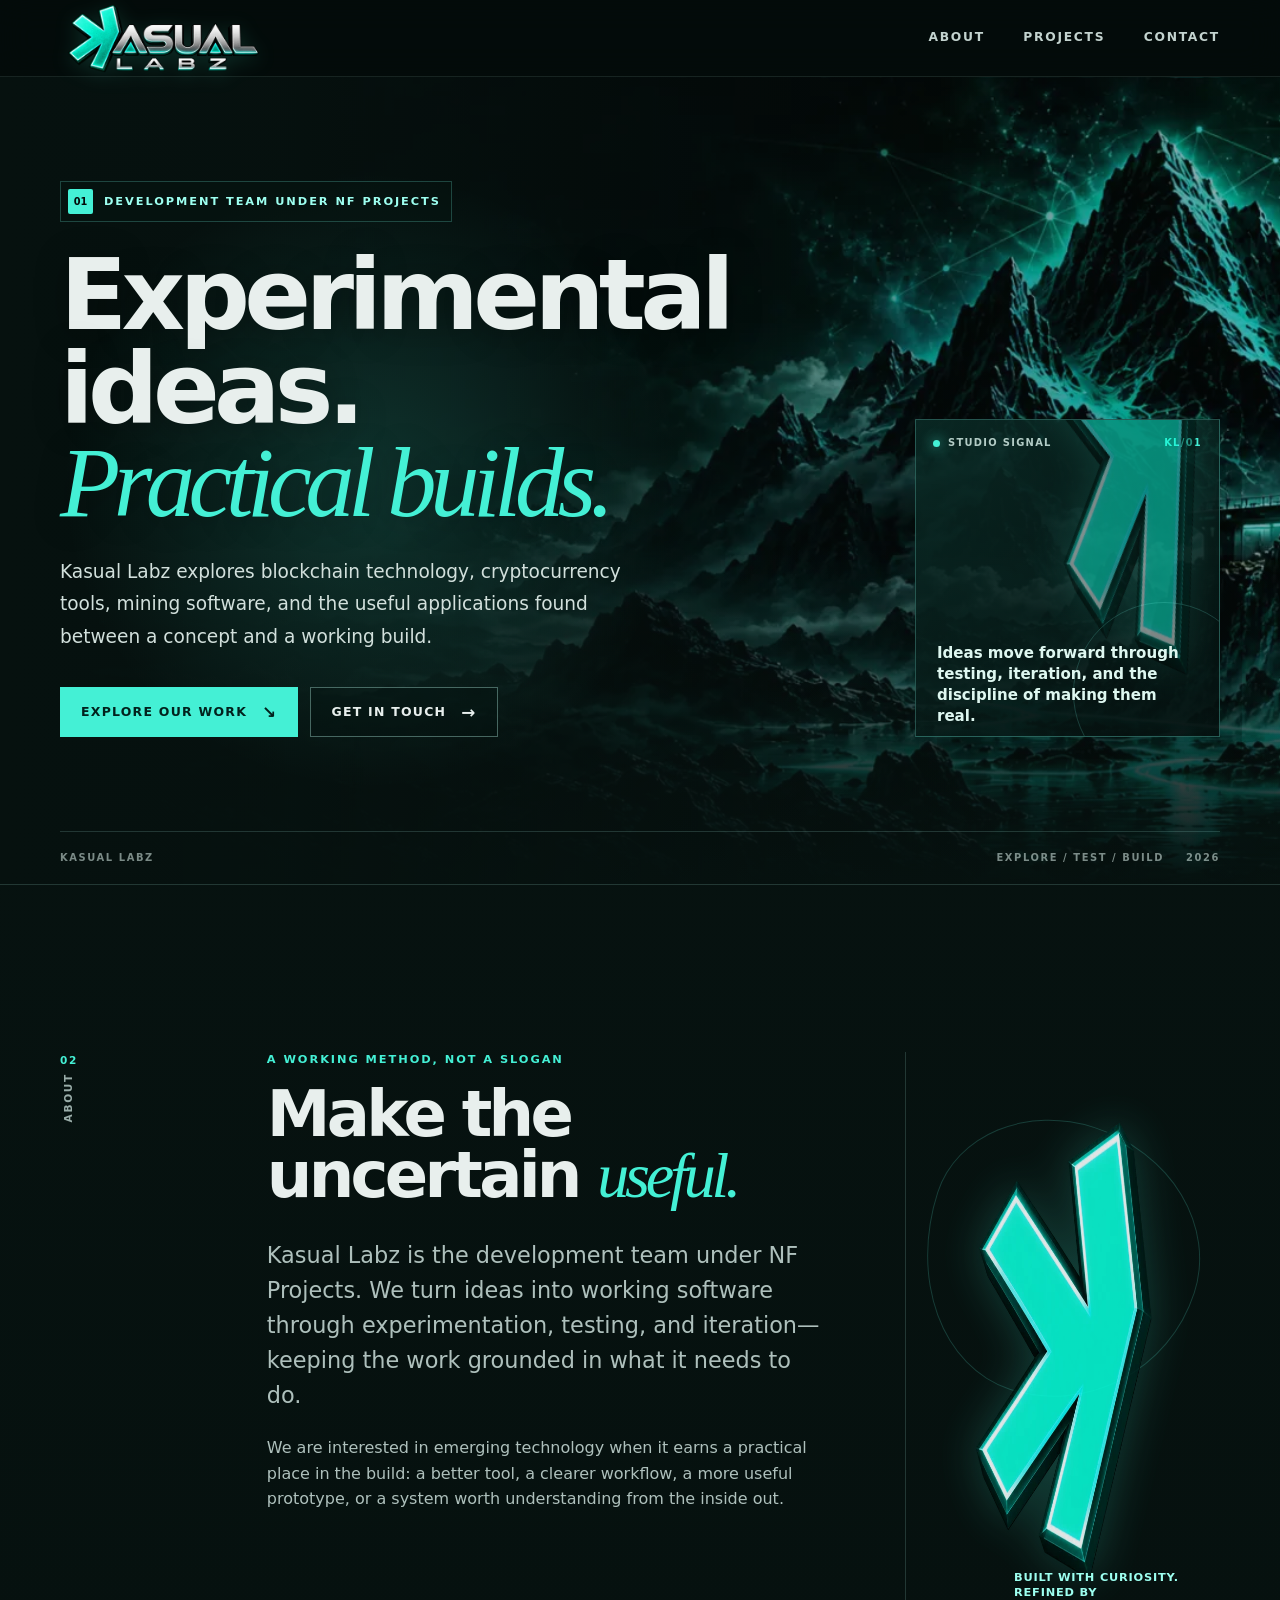
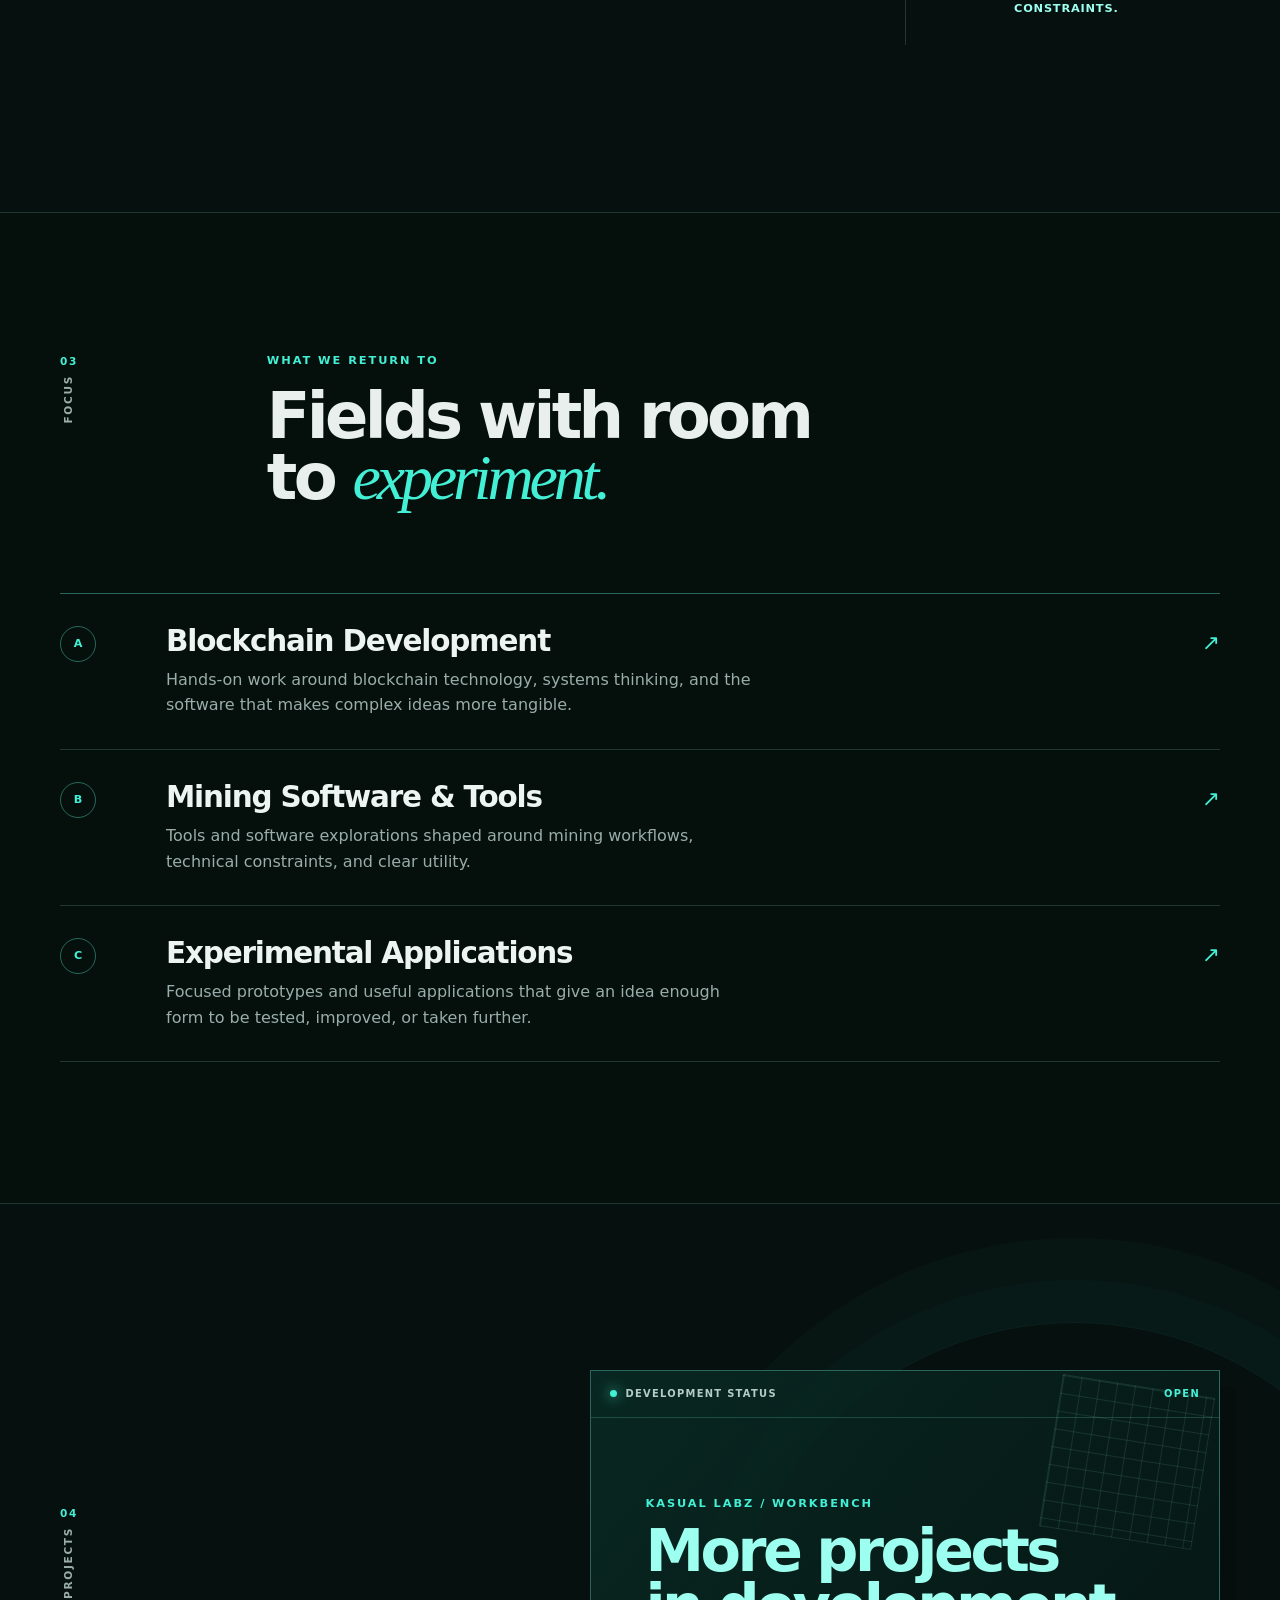
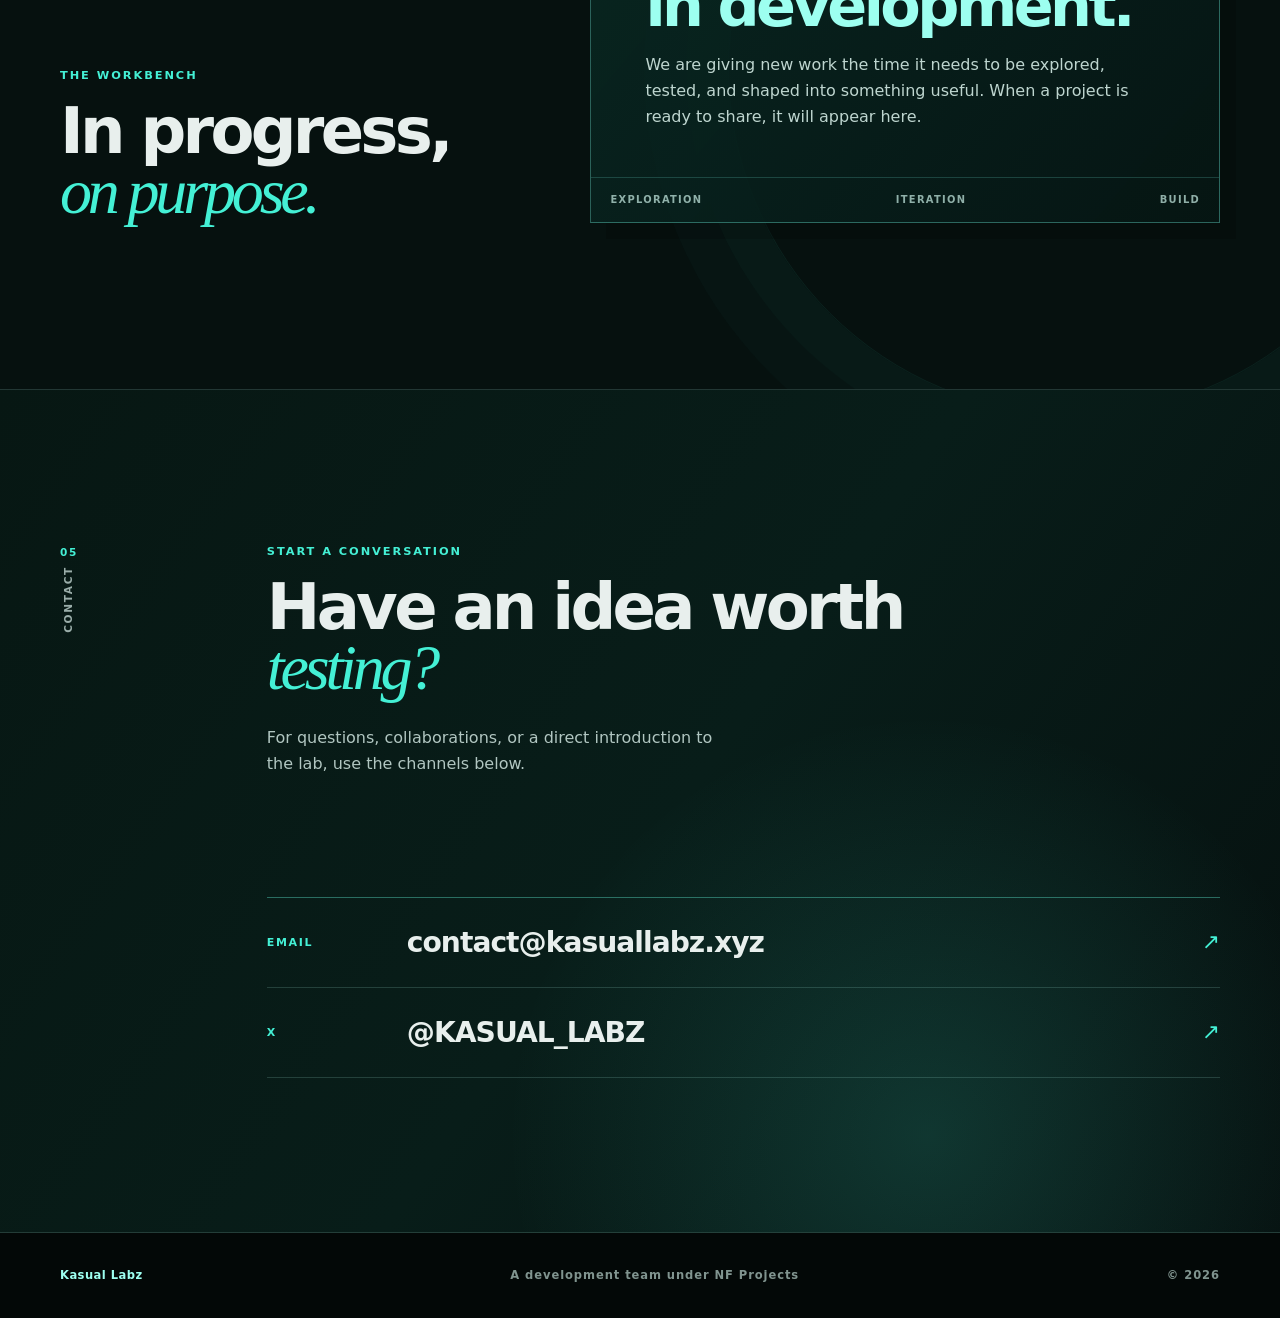
<file: site/index.html>
<!doctype html>
<html lang="en">
  <head>
    <meta charset="utf-8">
    <meta name="viewport" content="width=device-width, initial-scale=1">
    <meta name="theme-color" content="#061311">
    <meta name="color-scheme" content="dark">
    <title>Kasual Labz | Experimental Ideas, Practical Builds</title>
    <meta name="description" content="Kasual Labz is the NF Projects development team exploring blockchain technology, mining tools, experimental applications, and useful software.">
    <meta name="keywords" content="Kasual Labz, blockchain development, mining software, experimental technology, NF Projects">
    <link rel="canonical" href="https://kasuallabz.xyz/">
    <link rel="icon" href="favicon.png" type="image/png">
    <meta property="og:type" content="website">
    <meta property="og:title" content="Kasual Labz | Experimental Ideas, Practical Builds">
    <meta property="og:description" content="An NF Projects development team exploring blockchain technology, mining tools, experimental applications, and useful software.">
    <meta property="og:url" content="https://kasuallabz.xyz/">
    <meta property="og:site_name" content="Kasual Labz">
    <meta property="og:image" content="https://kasuallabz.xyz/assets/kasual-k-mark.png">
    <meta property="og:image:alt" content="Kasual Labz teal K emblem">
    <meta name="twitter:card" content="summary_large_image">
    <meta name="twitter:title" content="Kasual Labz | Experimental Ideas, Practical Builds">
    <meta name="twitter:description" content="Experimental ideas, practical builds from the NF Projects development team.">
    <meta name="twitter:image" content="https://kasuallabz.xyz/assets/kasual-k-mark.png">
    <meta name="twitter:image:alt" content="Kasual Labz teal K emblem">
    <link rel="stylesheet" href="styles.css">
    <script src="script.js" defer></script>
  </head>
  <body>
    <a class="skip-link" href="#main-content">Skip to content</a>
    <div class="page-grid" aria-hidden="true"></div>
    <div class="network-field" aria-hidden="true">
      <span class="network-line line-a"></span><span class="network-line line-b"></span><span class="network-line line-c"></span>
      <span class="network-node node-a"></span><span class="network-node node-b"></span><span class="network-node node-c"></span><span class="network-node node-d"></span>
    </div>

    <header class="site-header" id="top">
      <div class="header-shell">
        <a class="brand" href="#top" aria-label="Kasual Labz home">
          <img src="assets/kasual-labz-wordmark.webp" width="2048" height="682" alt="Kasual Labz">
        </a>
        <button class="nav-toggle" type="button" aria-expanded="false" aria-controls="primary-navigation">
          <span class="sr-only">Toggle navigation</span>
          <span aria-hidden="true"></span><span aria-hidden="true"></span>
        </button>
        <nav class="primary-nav" id="primary-navigation" aria-label="Primary navigation">
          <a href="#about">About</a>
          <a href="#projects">Projects</a>
          <a href="#contact">Contact</a>
        </nav>
      </div>
    </header>

    <main id="main-content">
      <section class="hero section-frame" aria-labelledby="hero-title">
        <div class="hero-art" aria-hidden="true"></div>
        <div class="hero-shell">
          <div class="hero-copy">
            <p class="eyebrow"><span class="eyebrow-mark">01</span> Development team under NF Projects</p>
            <h1 id="hero-title">Experimental ideas.<br><em>Practical builds.</em></h1>
            <p class="hero-lede">Kasual Labz explores blockchain technology, cryptocurrency tools, mining software, and the useful applications found between a concept and a working build.</p>
            <div class="hero-actions" aria-label="Explore Kasual Labz">
              <a class="button button-primary" href="#projects">Explore Our Work <span aria-hidden="true">↘</span></a>
              <a class="button button-secondary" href="#contact">Get in Touch <span aria-hidden="true">→</span></a>
            </div>
          </div>
          <aside class="signal-card" aria-label="Kasual Labz approach">
            <div class="signal-card-top"><span class="status-dot" aria-hidden="true"></span><span>Studio signal</span><span class="signal-id">KL/01</span></div>
            <img src="assets/kasual-k-mark.webp" width="512" height="512" alt="" aria-hidden="true">
            <p>Ideas move forward through testing, iteration, and the discipline of making them real.</p>
          </aside>
        </div>
        <div class="hero-bottomline" aria-hidden="true"><span>Kasual Labz</span><span>Explore / Test / Build</span><span>2026</span></div>
      </section>

      <section class="about section-frame" id="about" aria-labelledby="about-title">
        <div class="section-shell about-layout">
          <div class="section-index"><span>02</span><span>About</span></div>
          <div class="about-copy">
            <p class="kicker">A working method, not a slogan</p>
            <h2 id="about-title">Make the uncertain <em>useful.</em></h2>
            <p class="large-copy">Kasual Labz is the development team under NF Projects. We turn ideas into working software through experimentation, testing, and iteration—keeping the work grounded in what it needs to do.</p>
            <p>We are interested in emerging technology when it earns a practical place in the build: a better tool, a clearer workflow, a more useful prototype, or a system worth understanding from the inside out.</p>
          </div>
          <figure class="about-mark">
            <div class="mark-orbit" aria-hidden="true"></div>
            <img src="assets/kasual-k-mark.webp" width="512" height="512" alt="Kasual Labz teal K emblem">
            <figcaption>Built with curiosity. Refined by constraints.</figcaption>
          </figure>
        </div>
      </section>

      <section class="focus section-frame" aria-labelledby="focus-title">
        <div class="section-shell">
          <div class="focus-intro">
            <div class="section-index"><span>03</span><span>Focus</span></div>
            <div>
              <p class="kicker">What we return to</p>
              <h2 id="focus-title">Fields with room<br>to <em>experiment.</em></h2>
            </div>
          </div>
          <div class="focus-list">
            <article class="focus-item">
              <span class="focus-number">A</span>
              <div><h3>Blockchain Development</h3><p>Hands-on work around blockchain technology, systems thinking, and the software that makes complex ideas more tangible.</p></div>
              <span class="focus-arrow" aria-hidden="true">↗</span>
            </article>
            <article class="focus-item">
              <span class="focus-number">B</span>
              <div><h3>Mining Software &amp; Tools</h3><p>Tools and software explorations shaped around mining workflows, technical constraints, and clear utility.</p></div>
              <span class="focus-arrow" aria-hidden="true">↗</span>
            </article>
            <article class="focus-item">
              <span class="focus-number">C</span>
              <div><h3>Experimental Applications</h3><p>Focused prototypes and useful applications that give an idea enough form to be tested, improved, or taken further.</p></div>
              <span class="focus-arrow" aria-hidden="true">↗</span>
            </article>
          </div>
        </div>
      </section>

      <section class="projects section-frame" id="projects" aria-labelledby="projects-title">
        <div class="section-shell projects-layout">
          <div class="project-heading">
            <div class="section-index"><span>04</span><span>Projects</span></div>
            <p class="kicker">The workbench</p>
            <h2 id="projects-title">In progress,<br><em>on purpose.</em></h2>
          </div>
          <article class="project-status">
            <div class="project-status-top"><span class="status-dot" aria-hidden="true"></span><span>Development status</span><span>OPEN</span></div>
            <div class="project-status-content">
              <p class="project-overline">Kasual Labz / workbench</p>
              <h3>More projects<br>in development.</h3>
              <p>We are giving new work the time it needs to be explored, tested, and shaped into something useful. When a project is ready to share, it will appear here.</p>
            </div>
            <div class="project-status-footer"><span>Exploration</span><span>Iteration</span><span>Build</span></div>
          </article>
        </div>
      </section>

      <section class="contact section-frame" id="contact" aria-labelledby="contact-title">
        <div class="contact-glow" aria-hidden="true"></div>
        <div class="section-shell contact-shell">
          <div class="section-index"><span>05</span><span>Contact</span></div>
          <div class="contact-copy">
            <p class="kicker">Start a conversation</p>
            <h2 id="contact-title">Have an idea worth<br><em>testing?</em></h2>
            <p>For questions, collaborations, or a direct introduction to the lab, use the channels below.</p>
          </div>
          <div class="contact-links">
            <a class="contact-link" href="mailto:contact@kasuallabz.xyz">
              <span class="contact-link-label">Email</span>
              <span class="contact-link-value">contact@kasuallabz.xyz</span>
              <span class="contact-link-arrow" aria-hidden="true">↗</span>
            </a>
            <a class="contact-link" href="https://x.com/KASUAL_LABZ" target="_blank" rel="noopener noreferrer me">
              <span class="contact-link-label">X</span>
              <span class="contact-link-value">@KASUAL_LABZ<span class="sr-only"> (opens in a new tab)</span></span>
              <span class="contact-link-arrow" aria-hidden="true">↗</span>
            </a>
          </div>
        </div>
      </section>
    </main>

    <footer class="site-footer">
      <div class="footer-shell">
        <a class="footer-brand" href="#top">Kasual Labz</a>
        <p>A development team under NF Projects</p>
        <p>© <span id="current-year">2026</span></p>
      </div>
    </footer>
  </body>
</html>
</file>
<file: site/styles.css>
:root {
  --ink: #06110f;
  --ink-deep: #030807;
  --ink-soft: #0b201d;
  --panel: rgba(11, 31, 28, 0.74);
  --line: rgba(177, 255, 242, 0.16);
  --line-strong: rgba(102, 255, 228, 0.36);
  --mint: #44f0d5;
  --mint-bright: #9dfff0;
  --mint-deep: #18bda9;
  --silver: #e8efed;
  --muted: #9aada9;
  --serif: Georgia, 'Times New Roman', serif;
  --sans: Inter, ui-sans-serif, system-ui, -apple-system, BlinkMacSystemFont, 'Segoe UI', sans-serif;
  --content: min(1160px, calc(100% - 64px));
}

* { box-sizing: border-box; }
html { scroll-behavior: smooth; background: var(--ink-deep); }
body { margin: 0; min-width: 320px; overflow-x: hidden; color: var(--silver); background: linear-gradient(180deg, #071311 0%, var(--ink) 38%, #06110f 100%); font-family: var(--sans); font-size: 16px; line-height: 1.6; }
a { color: inherit; text-decoration: none; }
button { font: inherit; }
img { display: block; max-width: 100%; }

.skip-link { position: fixed; z-index: 100; top: 12px; left: 12px; padding: 10px 15px; transform: translateY(-180%); border-radius: 4px; color: var(--ink-deep); background: var(--mint-bright); font-weight: 800; transition: transform 160ms ease; }
.skip-link:focus { transform: translateY(0); }
:focus-visible { outline: 3px solid var(--mint-bright); outline-offset: 4px; }

.sr-only { position: absolute; width: 1px; height: 1px; padding: 0; margin: -1px; overflow: hidden; clip: rect(0, 0, 0, 0); white-space: nowrap; border: 0; }
.page-grid { position: fixed; inset: 0; z-index: -3; pointer-events: none; opacity: .34; background-image: linear-gradient(rgba(106, 255, 230, .032) 1px, transparent 1px), linear-gradient(90deg, rgba(106, 255, 230, .032) 1px, transparent 1px); background-size: 70px 70px; mask-image: linear-gradient(to bottom, #000, transparent 84%); }
.network-field { position: fixed; inset: 0; z-index: -2; overflow: hidden; pointer-events: none; opacity: .6; }
.network-line { position: absolute; display: block; height: 1px; transform-origin: left center; background: linear-gradient(90deg, transparent, rgba(68, 240, 213, .34), transparent); }
.line-a { top: 22%; left: -10%; width: 54vw; transform: rotate(17deg); animation: float-line 14s ease-in-out infinite alternate; }
.line-b { top: 65%; right: -17%; width: 44vw; transform: rotate(-22deg); animation: float-line 17s ease-in-out -7s infinite alternate; }
.line-c { top: 43%; left: 64%; width: 28vw; transform: rotate(72deg); opacity: .55; animation: float-line 12s ease-in-out -3s infinite alternate; }
.network-node { position: absolute; width: 7px; height: 7px; border-radius: 999px; background: var(--mint-bright); box-shadow: 0 0 0 5px rgba(68, 240, 213, .06), 0 0 22px rgba(68, 240, 213, .7); animation: node-pulse 4s ease-in-out infinite; }
.node-a { top: 16%; left: 12%; }.node-b { top: 32%; left: 43%; animation-delay: -1s; }.node-c { top: 65%; right: 14%; animation-delay: -2.5s; }.node-d { top: 82%; left: 20%; animation-delay: -1.75s; }

.site-header { position: sticky; top: 0; z-index: 20; border-bottom: 1px solid rgba(190, 255, 244, .1); background: rgba(3, 10, 9, .76); backdrop-filter: blur(16px); }
.header-shell, .footer-shell { width: var(--content); min-height: 76px; margin: 0 auto; display: flex; align-items: center; justify-content: space-between; gap: 24px; }
.brand { width: clamp(148px, 18vw, 210px); flex: 0 0 auto; line-height: 0; }
.brand img { width: 100%; height: auto; filter: drop-shadow(0 4px 10px rgba(68, 240, 213, .14)); }
.primary-nav { display: flex; align-items: center; gap: clamp(20px, 3vw, 42px); }
.primary-nav a { position: relative; padding: 8px 0; color: #c3d3cf; font-size: .77rem; font-weight: 760; letter-spacing: .14em; text-transform: uppercase; }
.primary-nav a::after { position: absolute; right: 0; bottom: 3px; left: 0; height: 1px; content: ''; transform: scaleX(0); transform-origin: right; background: var(--mint); transition: transform 180ms ease; }
.primary-nav a:hover, .primary-nav a:focus-visible { color: var(--mint-bright); }
.primary-nav a:hover::after, .primary-nav a:focus-visible::after { transform: scaleX(1); transform-origin: left; }
.nav-toggle { display: none; border: 0; color: var(--mint-bright); background: transparent; cursor: pointer; }

.section-frame { position: relative; border-bottom: 1px solid var(--line); }
.section-shell { width: var(--content); margin: 0 auto; }
.hero { min-height: min(765px, calc(100vh - 76px)); overflow: hidden; isolation: isolate; display: flex; flex-direction: column; justify-content: center; }
.hero-art { position: absolute; z-index: -1; inset: 0; background-image: linear-gradient(90deg, #06110f 0%, rgba(6, 17, 15, .96) 22%, rgba(6, 17, 15, .45) 61%, rgba(6, 17, 15, .25) 100%), linear-gradient(0deg, #06110f 0%, transparent 42%), url('assets/obsidian-peaks.webp'); background-position: center; background-size: cover; opacity: .92; }
.hero::after { position: absolute; z-index: -1; inset: 0; content: ''; background: radial-gradient(circle at 29% 50%, rgba(68, 240, 213, .16), transparent 31%); }
.hero-shell { width: var(--content); margin: 0 auto; display: grid; grid-template-columns: minmax(0, 1fr) minmax(242px, 305px); align-items: end; gap: clamp(28px, 7vw, 96px); padding: 104px 0 94px; }
.hero-copy { max-width: 775px; }
.eyebrow, .kicker, .project-overline { margin: 0; color: var(--mint); font-size: .71rem; font-weight: 800; letter-spacing: .17em; line-height: 1.4; text-transform: uppercase; }
.eyebrow { display: inline-flex; align-items: center; gap: 11px; padding: 7px 10px 7px 7px; border: 1px solid rgba(121, 255, 234, .22); color: var(--mint-bright); background: rgba(5, 20, 17, .46); }
.eyebrow-mark { display: grid; width: 25px; height: 25px; place-items: center; border-radius: 2px; color: var(--ink-deep); background: var(--mint); font-size: .61rem; letter-spacing: 0; }
h1, h2, h3, p { overflow-wrap: break-word; }
h1, h2 { margin: 0; font-weight: 750; letter-spacing: -.058em; line-height: .95; }
h1 { max-width: 760px; margin-top: 27px; font-size: clamp(3.35rem, 7.7vw, 7.35rem); text-shadow: 0 4px 34px rgba(0, 0, 0, .33); }
h1 em, h2 em { color: var(--mint); font-family: var(--serif); font-weight: 400; letter-spacing: -.065em; }
.hero-lede { max-width: 590px; margin: 26px 0 0; color: #d2e0dc; font-size: clamp(1rem, 1.45vw, 1.16rem); line-height: 1.75; }
.hero-actions { display: flex; flex-wrap: wrap; gap: 12px; margin-top: 34px; }
.button { display: inline-flex; align-items: center; justify-content: center; gap: 15px; min-height: 50px; padding: 13px 20px; border: 1px solid transparent; font-size: .78rem; font-weight: 800; letter-spacing: .1em; text-transform: uppercase; transition: transform 180ms ease, background-color 180ms ease, border-color 180ms ease, box-shadow 180ms ease; }
.button span { font-size: 1.05rem; line-height: 0; }.button:hover { transform: translateY(-3px); }.button-primary { color: #02221d; background: var(--mint); box-shadow: 0 0 0 rgba(68, 240, 213, 0); }.button-primary:hover { background: var(--mint-bright); box-shadow: 0 9px 30px rgba(68, 240, 213, .21); }.button-secondary { border-color: rgba(187, 248, 236, .36); color: var(--silver); background: rgba(4, 18, 16, .42); }.button-secondary:hover { border-color: var(--mint); color: var(--mint-bright); }
.signal-card { position: relative; min-height: 318px; padding: 15px 17px 20px; overflow: hidden; border: 1px solid rgba(123, 255, 235, .27); background: linear-gradient(145deg, rgba(10, 43, 38, .87), rgba(4, 13, 12, .86)); box-shadow: 22px 22px 0 rgba(0, 0, 0, .15); }
.signal-card::after { position: absolute; right: -36px; bottom: -48px; width: 180px; height: 180px; content: ''; border: 1px solid rgba(121, 255, 235, .18); border-radius: 50%; }
.signal-card-top, .project-status-top, .project-status-footer { display: flex; align-items: center; gap: 8px; color: #b3ccc6; font-size: .62rem; font-weight: 760; letter-spacing: .13em; text-transform: uppercase; }
.signal-id { margin-left: auto; color: var(--mint); }.status-dot { display: inline-block; width: 7px; height: 7px; flex: 0 0 auto; border-radius: 50%; background: var(--mint); box-shadow: 0 0 13px var(--mint); animation: node-pulse 3s ease-in-out infinite; }
.signal-card img { position: absolute; right: -17px; bottom: 29px; width: 225px; opacity: .49; filter: drop-shadow(0 0 21px rgba(68, 240, 213, .3)); transform: rotate(-10deg); }
.signal-card p { position: absolute; right: 21px; bottom: 9px; left: 21px; z-index: 1; margin: 0; color: #def7f0; font-size: .94rem; font-weight: 600; line-height: 1.4; }
.hero-bottomline { width: var(--content); margin: auto auto 0; display: grid; grid-template-columns: 1fr auto auto; gap: 22px; padding: 18px 0; border-top: 1px solid var(--line); color: rgba(216, 236, 230, .56); font-size: .62rem; font-weight: 750; letter-spacing: .16em; text-transform: uppercase; }

.about { padding: clamp(88px, 13vw, 178px) 0; overflow: hidden; }.about-layout { display: grid; grid-template-columns: 130px minmax(0, 1fr) minmax(205px, 315px); gap: clamp(30px, 6vw, 92px); align-items: start; }.section-index { display: flex; flex-direction: column; gap: 5px; color: var(--muted); font-size: .66rem; font-weight: 800; letter-spacing: .16em; text-transform: uppercase; }.section-index span:first-child { color: var(--mint); }.section-index span:last-child { writing-mode: vertical-rl; transform: rotate(180deg); }
.kicker { margin-bottom: 17px; }.about h2, .focus h2, .projects h2, .contact h2 { font-size: clamp(2.65rem, 5vw, 5.2rem); }.about-copy > p:not(.kicker) { max-width: 625px; color: #aec0bc; }.about-copy .large-copy { margin-top: 31px; color: #e4efec; font-size: clamp(1.12rem, 1.75vw, 1.42rem); line-height: 1.56; }.about-mark { position: relative; min-height: 350px; margin: 0; padding: 28px; border-left: 1px solid var(--line); }.about-mark img { position: relative; z-index: 1; width: min(100%, 250px); margin: 12px auto 0; opacity: .9; filter: drop-shadow(0 0 22px rgba(68, 240, 213, .24)); }.about-mark figcaption { position: relative; z-index: 2; max-width: 178px; margin: -34px 0 0 auto; color: var(--mint-bright); font-size: .71rem; font-weight: 760; letter-spacing: .07em; line-height: 1.4; text-transform: uppercase; }.mark-orbit { position: absolute; top: 12%; left: 5%; width: 88%; aspect-ratio: 1; border: 1px solid rgba(99, 255, 229, .18); border-radius: 47% 53% 53% 47% / 40% 46% 54% 60%; transform: rotate(18deg); }

.focus { padding: clamp(80px, 11vw, 150px) 0; background: rgba(4, 13, 12, .32); }.focus-intro { display: grid; grid-template-columns: 130px 1fr; gap: clamp(30px, 6vw, 92px); align-items: start; }.focus-list { margin-top: clamp(54px, 7vw, 84px); border-top: 1px solid var(--line-strong); }.focus-item { display: grid; grid-template-columns: 80px minmax(0, 1fr) auto; gap: 26px; align-items: start; padding: 32px 0 31px; border-bottom: 1px solid var(--line); transition: padding 220ms ease, background-color 220ms ease; }.focus-item:hover { padding-right: 16px; padding-left: 16px; background: rgba(68, 240, 213, .04); }.focus-number { display: grid; width: 36px; height: 36px; place-items: center; border: 1px solid var(--line-strong); border-radius: 50%; color: var(--mint); font-size: .7rem; font-weight: 800; }.focus-item h3 { margin: 0; color: #edf4f2; font-size: clamp(1.35rem, 2.3vw, 2.1rem); letter-spacing: -.04em; line-height: 1.05; }.focus-item p { max-width: 590px; margin: 10px 0 0; color: var(--muted); }.focus-arrow { color: var(--mint); font-size: 1.35rem; transition: transform 180ms ease; }.focus-item:hover .focus-arrow { transform: translate(4px, -4px); }

.projects { overflow: hidden; padding: clamp(88px, 13vw, 166px) 0; }.projects::before { position: absolute; top: 15%; right: -11%; width: 54vw; height: 54vw; content: ''; border: 1px solid rgba(68, 240, 213, .07); border-radius: 50%; box-shadow: 0 0 0 42px rgba(68, 240, 213, .02), 0 0 0 84px rgba(68, 240, 213, .015); }.projects-layout { display: grid; grid-template-columns: minmax(260px, .78fr) minmax(0, 1.22fr); gap: clamp(50px, 10vw, 154px); align-items: end; }.project-heading .section-index { margin-bottom: 69px; }.project-status { position: relative; overflow: hidden; border: 1px solid rgba(121, 255, 235, .32); background: linear-gradient(130deg, rgba(9, 43, 37, .83), rgba(5, 21, 19, .91)); box-shadow: 16px 16px 0 rgba(0, 0, 0, .17); }.project-status::after { position: absolute; top: 14px; right: 15px; width: 152px; height: 152px; content: ''; border: 1px solid rgba(159, 255, 240, .11); background-image: linear-gradient(rgba(159, 255, 240, .1) 1px, transparent 1px), linear-gradient(90deg, rgba(159, 255, 240, .1) 1px, transparent 1px); background-size: 18px 18px; transform: rotate(9deg); }.project-status-top { padding: 15px 19px; border-bottom: 1px solid rgba(121, 255, 235, .18); }.project-status-top span:last-child { margin-left: auto; color: var(--mint); }.project-status-content { position: relative; z-index: 1; padding: clamp(39px, 7vw, 78px) clamp(24px, 5vw, 54px) 48px; }.project-status h3 { max-width: 570px; margin: 11px 0 19px; color: var(--mint-bright); font-size: clamp(2rem, 4.6vw, 4.5rem); letter-spacing: -.06em; line-height: .94; }.project-status-content > p:last-child { max-width: 490px; margin: 0; color: #bed5cf; }.project-status-footer { justify-content: space-between; padding: 14px 19px; border-top: 1px solid rgba(121, 255, 235, .18); color: rgba(202, 239, 231, .7); }

.contact { padding: clamp(88px, 12vw, 156px) 0; overflow: hidden; background: linear-gradient(125deg, #071713, #081d19 52%, #06100f); }.contact-glow { position: absolute; right: -10vw; bottom: -30vw; width: 75vw; height: 75vw; pointer-events: none; border-radius: 50%; background: radial-gradient(circle, rgba(68, 240, 213, .15), transparent 62%); }.contact-shell { position: relative; display: grid; grid-template-columns: 130px minmax(0, 1fr); gap: clamp(30px, 6vw, 92px); }.contact-copy { max-width: 780px; }.contact-copy > p:last-of-type { max-width: 470px; margin: 26px 0 0; color: #b1c6c1; }.contact-links { grid-column: 2; display: grid; margin-top: 44px; border-top: 1px solid var(--line-strong); }.contact-link { display: grid; grid-template-columns: 120px minmax(0, 1fr) auto; align-items: center; gap: 20px; padding: 22px 0; border-bottom: 1px solid var(--line); transition: padding 200ms ease, color 200ms ease; }.contact-link:hover { padding-right: 14px; padding-left: 14px; color: var(--mint-bright); background: rgba(68, 240, 213, .035); }.contact-link-label { color: var(--mint); font-size: .69rem; font-weight: 800; letter-spacing: .15em; text-transform: uppercase; }.contact-link-value { font-size: clamp(1.18rem, 2.2vw, 1.8rem); font-weight: 650; letter-spacing: -.035em; }.contact-link-arrow { color: var(--mint); font-size: 1.35rem; }

.site-footer { background: #030807; }.footer-shell { min-height: 85px; color: #80948f; font-size: .72rem; font-weight: 650; letter-spacing: .08em; }.footer-shell p { margin: 0; }.footer-brand { color: var(--mint-bright); font-weight: 850; letter-spacing: .04em; }

@keyframes node-pulse { 0%, 100% { opacity: .45; transform: scale(.78); } 50% { opacity: 1; transform: scale(1); } }
@keyframes float-line { from { opacity: .3; } to { opacity: .88; translate: 0 18px; } }

@media (max-width: 820px) {
  :root { --content: min(100% - 40px, 700px); }
  .hero-shell { grid-template-columns: 1fr; padding-bottom: 54px; }.signal-card { max-width: 420px; min-height: 220px; }.signal-card img { right: 15px; bottom: 8px; width: 187px; }.signal-card p { max-width: 270px; }.about-layout { grid-template-columns: 70px minmax(0, 1fr); }.about-mark { grid-column: 2; width: min(100%, 340px); margin-top: 14px; }.focus-intro, .contact-shell { grid-template-columns: 70px minmax(0, 1fr); }.projects-layout { grid-template-columns: 1fr; }.project-heading .section-index { margin-bottom: 40px; }.project-status { margin-left: 70px; }.contact-links { grid-column: 2; }.footer-shell { flex-wrap: wrap; padding: 20px 0; }
}

@media (max-width: 620px) {
  :root { --content: calc(100% - 32px); }
  .header-shell { min-height: 66px; }.brand { width: 150px; }.nav-toggle { position: relative; display: grid; width: 41px; height: 41px; place-content: center; gap: 6px; }.nav-toggle span:not(.sr-only) { display: block; width: 19px; height: 1px; background: currentColor; transition: transform 180ms ease; }.nav-toggle[aria-expanded='true'] span:nth-child(2) { transform: translateY(3.5px) rotate(45deg); }.nav-toggle[aria-expanded='true'] span:nth-child(3) { transform: translateY(-3.5px) rotate(-45deg); }.js .primary-nav { position: absolute; top: calc(100% + 1px); right: 0; left: 0; display: grid; gap: 0; padding: 10px 16px 16px; visibility: hidden; border-bottom: 1px solid var(--line-strong); background: rgba(3, 10, 9, .97); opacity: 0; transform: translateY(-8px); transition: opacity 160ms ease, transform 160ms ease, visibility 160ms; }.js .primary-nav.is-open { visibility: visible; opacity: 1; transform: translateY(0); }.primary-nav a { padding: 13px 0; }.primary-nav a::after { display: none; }
  .hero { min-height: auto; }.hero-shell { gap: 26px; padding: 72px 0 36px; }.eyebrow { font-size: .61rem; letter-spacing: .12em; }.hero-lede { line-height: 1.65; }.hero-actions { display: grid; }.button { width: 100%; }.signal-card { min-height: 192px; }.signal-card p { max-width: 225px; font-size: .85rem; }.signal-card img { width: 160px; right: 0; }.hero-bottomline { grid-template-columns: 1fr auto; padding: 13px 0; }.hero-bottomline span:nth-child(2) { display: none; }
  .about, .focus, .projects, .contact { padding: 78px 0; }.about-layout, .focus-intro, .contact-shell { grid-template-columns: 1fr; gap: 25px; }.section-index { flex-direction: row; align-items: center; }.section-index span:last-child { writing-mode: horizontal-tb; transform: none; }.about-mark, .contact-links { grid-column: 1; }.about-mark { min-height: 270px; padding-left: 0; border-left: 0; }.about-mark img { width: 210px; margin-left: 0; }.about-mark figcaption { margin-top: -24px; }.focus-list { margin-top: 42px; }.focus-item { grid-template-columns: 45px minmax(0, 1fr) auto; gap: 12px; }.focus-item p { font-size: .92rem; }.projects-layout { gap: 44px; }.project-status { margin-left: 0; }.project-status-footer { gap: 9px; font-size: .55rem; }.contact-link { grid-template-columns: 1fr auto; gap: 5px 15px; }.contact-link-label { grid-column: 1 / -1; }.footer-shell { display: grid; gap: 4px; min-height: auto; padding: 24px 0; }
}

@media (prefers-reduced-motion: reduce) {
  html { scroll-behavior: auto; }.network-node, .network-line, .status-dot { animation: none; }.button, .contact-link, .focus-item, .focus-arrow, .primary-nav, .nav-toggle span { transition: none; }
}
</file>
